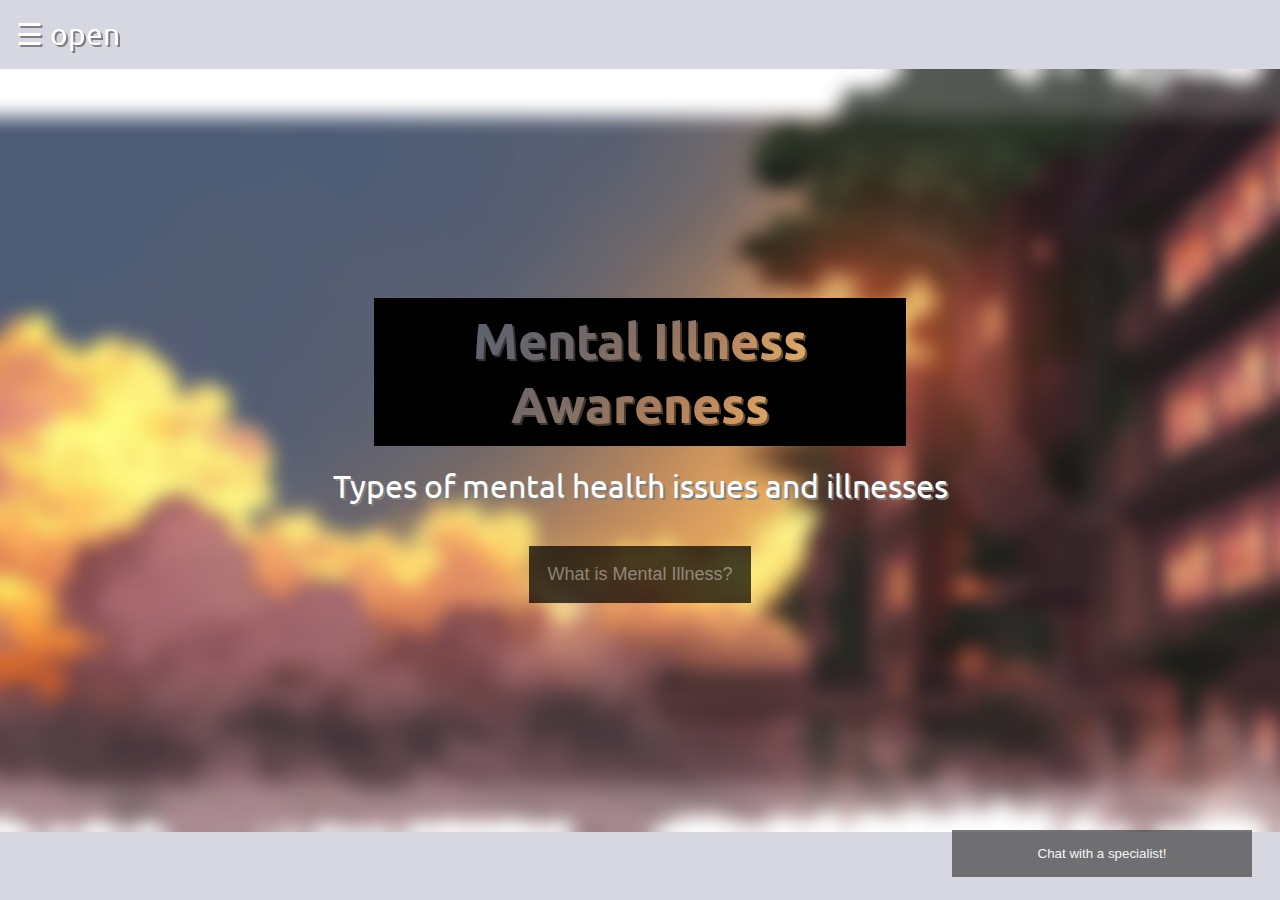
<file: index.html>
<!DOCTYPE html>
<html lang="en">
<head>
    <meta charset="UTF-8">
    <meta http-equiv="X-UA-Compatible" content="IE=edge">
    <meta name="viewport" content="width=device-width, initial-scale=1.0">
    <link rel="stylesheet" type="text/css" href="style.css">
    <link rel="preconnect" href="https://fonts.gstatic.com">
    <link href="https://fonts.googleapis.com/css2?family=Ubuntu:wght@500&display=swap" rel="stylesheet">
    <title>Mental Health Awareness</title>
</head>
<body>
    <div class="container">

        <div id="mySidenav" class="sidenav">
            <a href="javascript:void(0)" class="closebtn" onclick="closeNav()">&times;</a>
            <a href="#sec0">Main</a>
            <a href="#sec1">Anxiety Disorder</a>
            <a href="#sec2">Depression</a>
            <a href="#sec3">Eating Disorder</a>
            <a href="#sec4">OCD</a>
            <a href="#sec5">Be still</a>
        </div>

        <button class="open-button" onclick="openForm()">Chat with a specialist!</button>

        <div class="chat-popup" id="myForm">
            <form action="/action_page.php" class="form-container">
                <h1>Chat</h1>
        
                <label for="msg"><b>Message</b></label>
                <textarea placeholder="Leave a message here and we will get a specialist contact you" name="msg" required></textarea>
        
                <button type="submit" class="btn"  >Send</button>
                <button type="button" class="btn cancel" onclick="closeForm()">Close</button>
            </form>
        </div>

        <div id="main">
            <span style="font-size:30px;cursor:pointer" onclick="openNav()">&#9776; open</span>
        </div>

        <section id="sec0">

                <div class="textland" style="text-align: center;">Mental Illness Awareness</div>
            
            <br>
            <p class="info">Types of mental health issues and illnesses</p>
            <br>
            <br>
            <button type="button" class="collapsible" style="font-size: large;">What is Mental Illness?</button>
            <div class="content">
                <p>
                    <ul style="padding: 10px;">
                            <br>
                        <li style="color: gainsboro;">Mental illness is a general term for a group of illnesses that may impact on a person's thoughts,
                             perceptions, feelings and behaviours.</li>
                            <br>
                        <li style="color: gainsboro;">Mental illness can affect working and personal relationships.</li>
                            <br>
                        <li style="color: gainsboro;">Medication, counselling or both can help you manage mental illness.</li>
                            <br>
                    </ul>  
                </p>
            </div>
        </section>

        <section id="sec1">

            <h1 style="text-align: left; padding: 30px;">Anxiety Disorder</h1>
            <br>
            <p style="background-color: rgba(0, 0, 0, 0.438); width: 40%; font-size: larger; padding: 20px;">
                Anxiety disorders is a group of mental health disorders
                 that includes generalised anxiety disorders, social phobias,
                  specific phobias (for example, agoraphobia and claustrophobia),
                   panic disorders, obsessive compulsive disorder (OCD) and 
                   post-traumatic stress disorder. Untreated, anxiety disorders
                    can lead to significant impairment on people’s daily lives.
            </p>
            <br>
            <button class="more" onclick="document.location='page1.html'"><span>Learn More </span></button>
        </section>
           
        <section id="sec2">
            <br>
            <br>
            <br>
            <h1>Depression</h1>
            <p style="background-color: rgba(0, 0, 0, 0.438); width: 40%; font-size: larger; padding: 20px;">
                Depression is a mood disorder characterised by lowering of mood,
                 loss of interest and enjoyment, and reduced energy. It is not just feeling sad.
                  There are different types and symptoms of depression. There are varying levels
                   of severity and symptoms related to depression. Symptoms of depression can
                    lead to increased risk of suicidal thoughts or behaviours.
                    <a href="page2.html" style="text-decoration: none;">Click here to learn more...</a>
            </p>

            <div class="slideshow-container">

                <div class="mySlides fade">
                  <div class="numbertext">1 / 4</div>
                  <img src="/img/21.jpg" style="width:300px">  
                </div>
                
                <div class="mySlides fade">
                  <div class="numbertext">2 / 4</div>
                  <img src="/img/22.jpg" style="width:300px">
                </div>
                
                <div class="mySlides fade">
                  <div class="numbertext">3 / 4</div>
                  <img src="/img/23.jpg" style="width:300px">
                </div>
  
                <div class="mySlides fade">
                  <div class="numbertext">4 / 4</div>
                  <img src="/img/34.jpg" style="width:300px">
                </div>
  
                <div style="text-align:center">
                  <span class="dot" onclick="currentSlide(1)"></span> 
                  <span class="dot" onclick="currentSlide(2)"></span> 
                  <span class="dot" onclick="currentSlide(3)"></span> 
                  <span class="dot" onclick="currentSlide(4)"></span> 
                </div>
                <br>
            </div>

        </section>
            
      
        <section id="sec3">
            <h1>Eating Disorder</h1>
            <p style="background-color: rgba(0, 0, 0, 0.438); width: 40%; font-size: larger; padding: 20px;">
                Eating disorders include anorexia, bulimia nervosa and other binge eating disorders. 
                Eating disorders affect females and males and can have serious psychological 
                and physical consequences.
                <a href="page3.html" style="text-decoration: none;">Click here to learn more...</a>
            </p>
            <br>
            <br>
            <img src="/img/31.gif" alt="hungry">
        </section>
      
      
        <section id="sec4">
            <h1>Obsessive Compulsive Disorder</h1>
            <p style="background-color: rgba(0, 0, 0, 0.438); width: 40%; font-size: larger; padding: 20px;">
                Obsessive compulsive disorder (OCD) is an anxiety disorder. Obsessions are recurrent thoughts,
                 images or impulses that are intrusive and unwanted. Compulsions are time-consuming and 
                 distressing repetitive rituals. Ttreatments include cognitive behaviour therapy (CBT),
                  and medications
            </p>
            <br>
            <button class="more" onclick="document.location='page4.html'"><span>Learn More </span></button>
        </section>
        
        <section id="sec5">
            <h1 class="glow">Deuteronomy 31:8</h1>
            <p class="info" style="width: 50%;">“The Lord himself goes before you and will be with you;
                 he will never leave you nor forsake you. Do not be afraid;
                  do not be discouraged.”</p>
        </section>


    </div>

    <script src="script.js"></script>
</body>
</html>
</file>
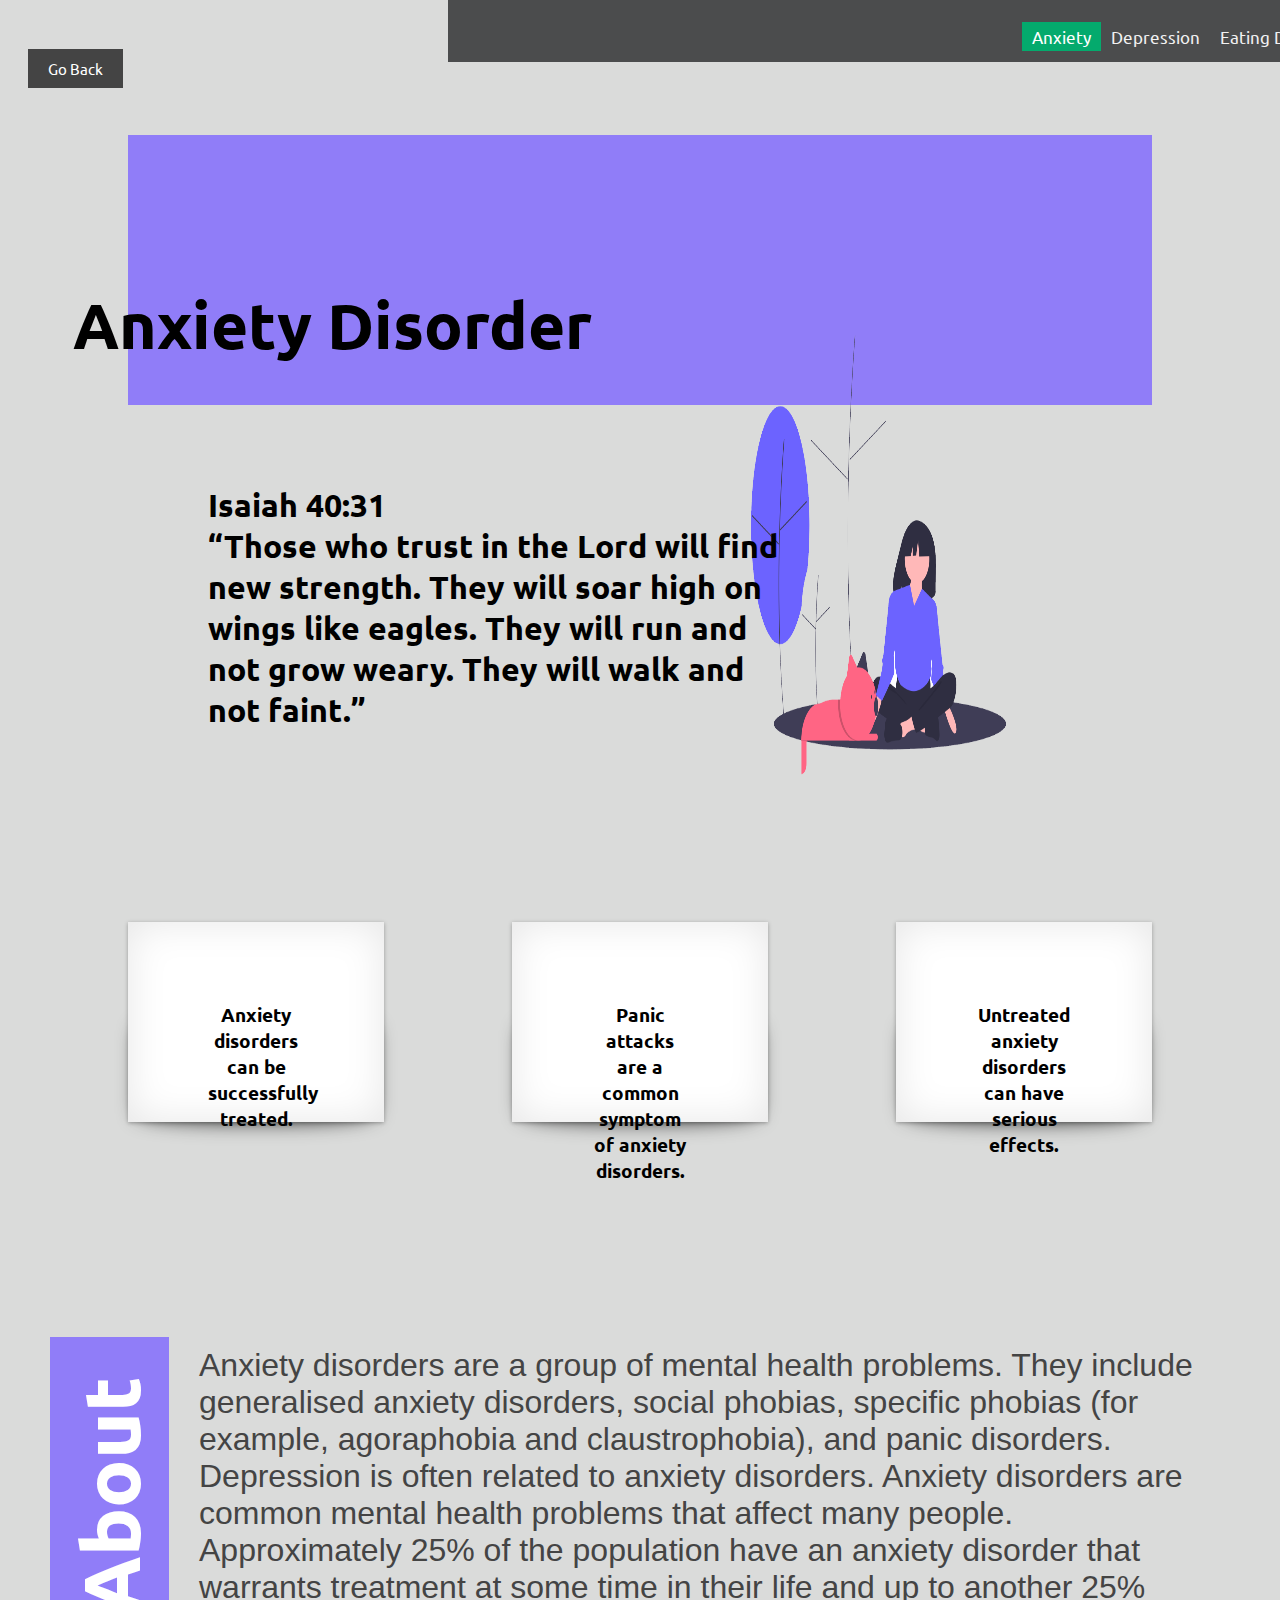
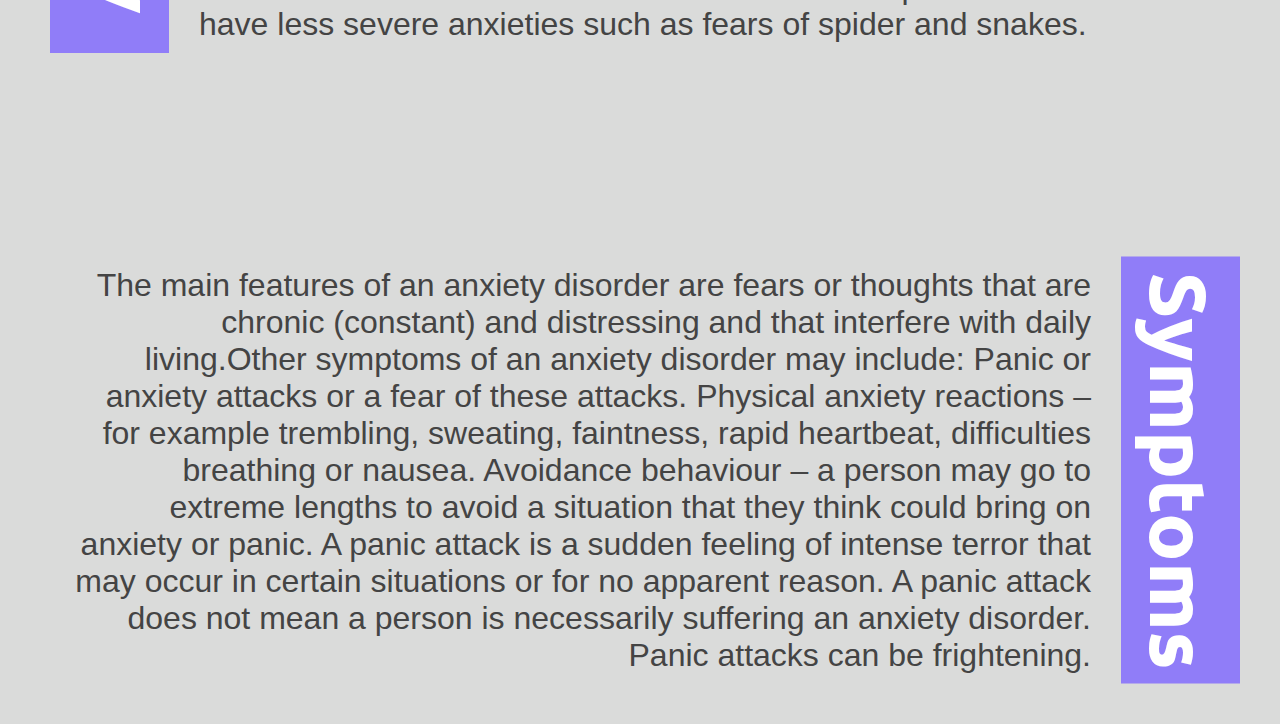
<file: page1.html>
<!DOCTYPE html>
<html lang="en">
<head>
    <meta charset="UTF-8">
    <meta http-equiv="X-UA-Compatible" content="IE=edge">
    <meta name="viewport" content="width=device-width, initial-scale=1.0">
    <link rel="stylesheet" type="text/css" href="infomain1.css">
    <link rel="preconnect" href="https://fonts.gstatic.com">
    <link href="https://fonts.googleapis.com/css2?family=Ubuntu:ital@1&display=swap" rel="stylesheet">
    <title>Anxiety Disorder</title>
</head>
<body>
    <!-- go back button--> 
    <section class="back">
        <button onclick="document.location='index.html'">Go Back</button>
    </section>
    
    <!-- nav bar--> 
    <div class="topnav">
        <a href="page4.html">OCD</a>
        <a href="page3.html">Eating Disorder</a>
                <a href="page2.html">Depression</a>
        <a class="active" href="page1.html">Anxiety</a>



    </div>
    
    <section class="box">
        <section class="head">
            <h1>Anxiety Disorder</h1>
        </section>
    </section>

    <img src="/img/anxiety1.png" class="pic">
    
    <section class="box1">
        <h1>Isaiah 40:31 
            <br>“Those who trust in the Lord will find 
            <br> new strength. They will soar high on 
            <br> wings like eagles. They will run and
            <br> not grow weary. They will walk and
            <br> not faint.”
        </h1>
    </section>


    <div class="boxes effect6" id="box-position1">
        <h3>Anxiety disorders can be successfully treated.</h3>
    </div>
    
    <div class="boxes effect6" id="box-position2">
        <h3>Panic attacks are a common symptom of anxiety disorders.<h3>
    </div>
    
    <div class="boxes effect6" id="box-position3">
        <h3>Untreated anxiety disorders can have serious effects.<h3>
    </div>


    <section class="sec1">
        <h1>About</h1>
        <p> Anxiety disorders are a group of mental health problems. 
            They include generalised anxiety disorders, social phobias, specific phobias 
            (for example, agoraphobia and claustrophobia), 
            and panic disorders. Depression is often related to anxiety disorders.
            Anxiety disorders are common mental health problems that affect many people. 
            Approximately 25% of the population have an anxiety disorder that warrants treatment 
            at some time in their life and up to another 25% have 
            less severe anxieties such as fears of spider and snakes.
        </p>
    </section>

    <section class="sec2">
        <p> The main features of an anxiety disorder are fears or 
            thoughts that are chronic (constant) and distressing and
            that interfere with daily living.Other symptoms of an 
            anxiety disorder may include:
            Panic or anxiety attacks or a fear of these attacks.
            Physical anxiety reactions – for example trembling, sweating, 
            faintness, rapid heartbeat, difficulties breathing or nausea.
            Avoidance behaviour – a person may go to extreme lengths to avoid a 
            situation that they think could bring on anxiety or panic. A panic attack is a sudden
            feeling of intense terror that may occur in certain situations or for no apparent reason. 
            A panic attack does not mean a person is necessarily suffering an anxiety disorder. 
            Panic attacks can be frightening.
        <h1>Symptoms</h1>        
    </section>

    

<script src="script2.js"></script>
    
</body>
</html>
</file>
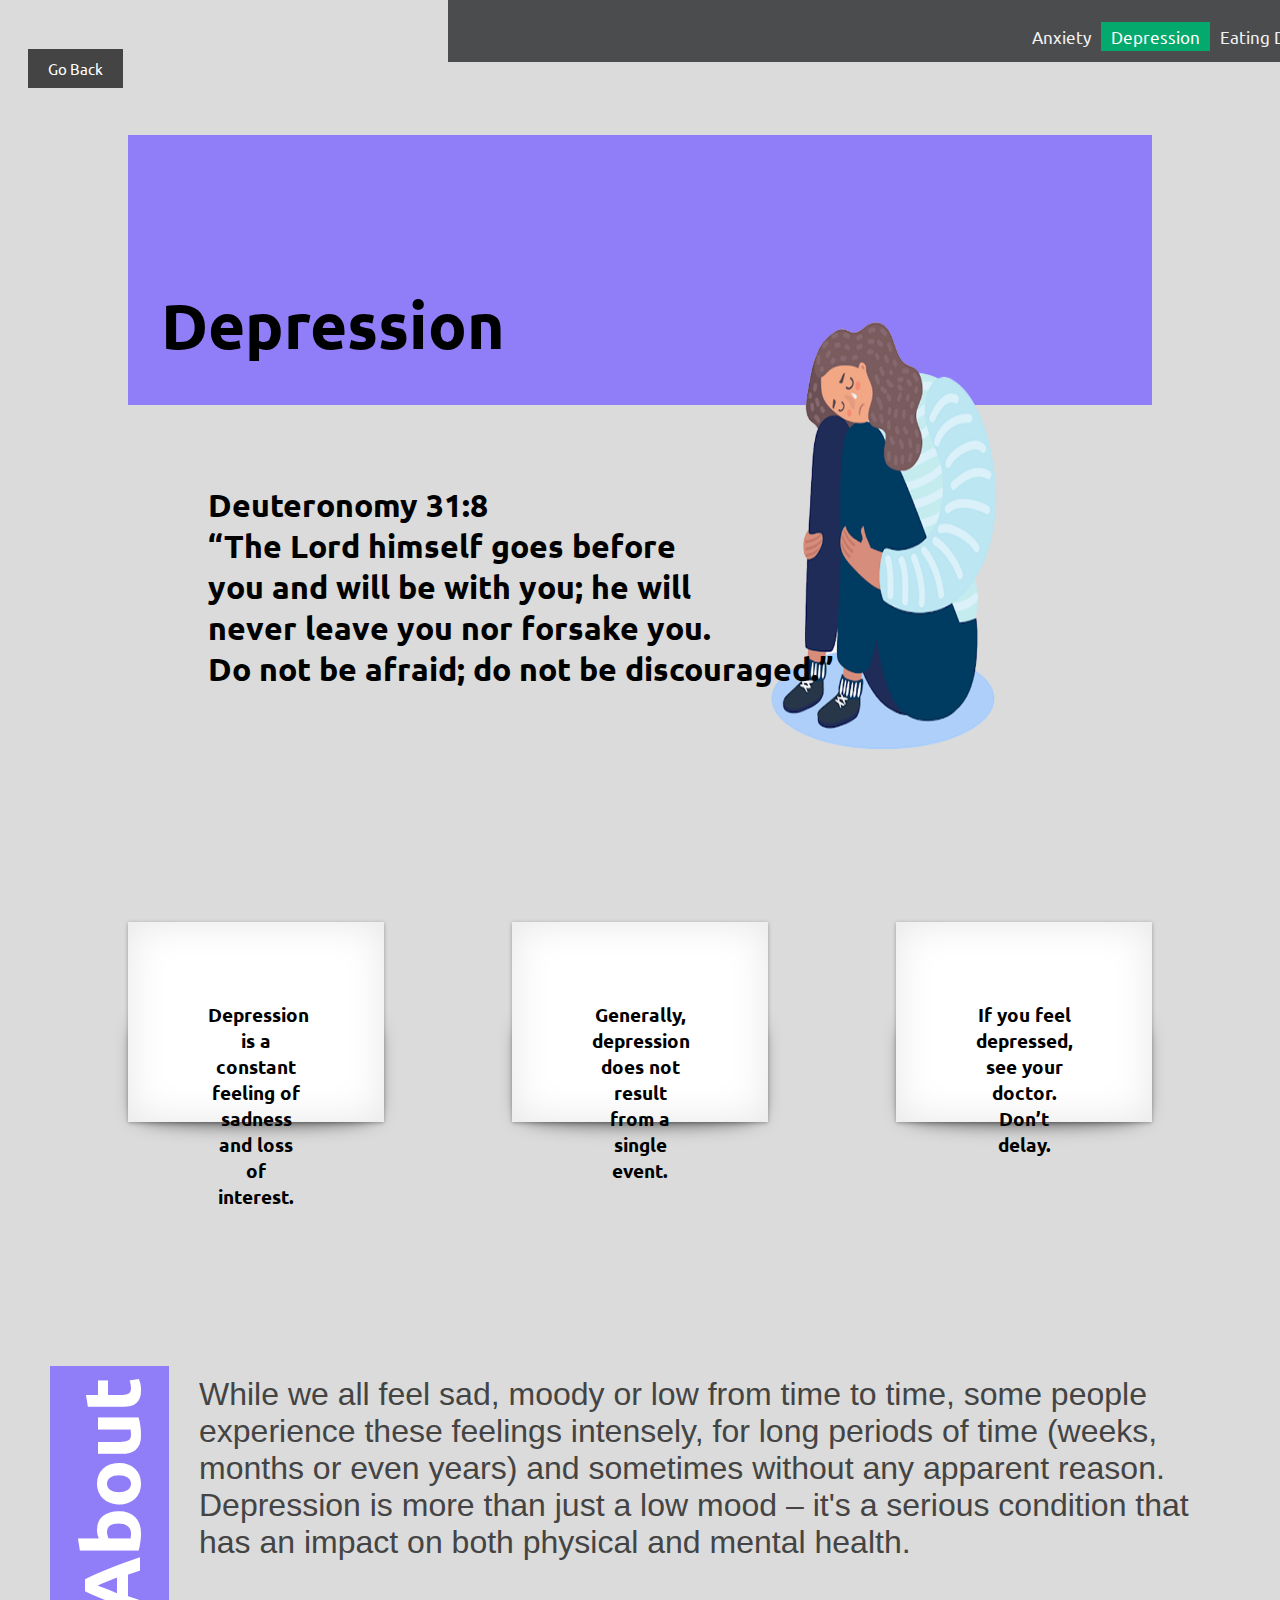
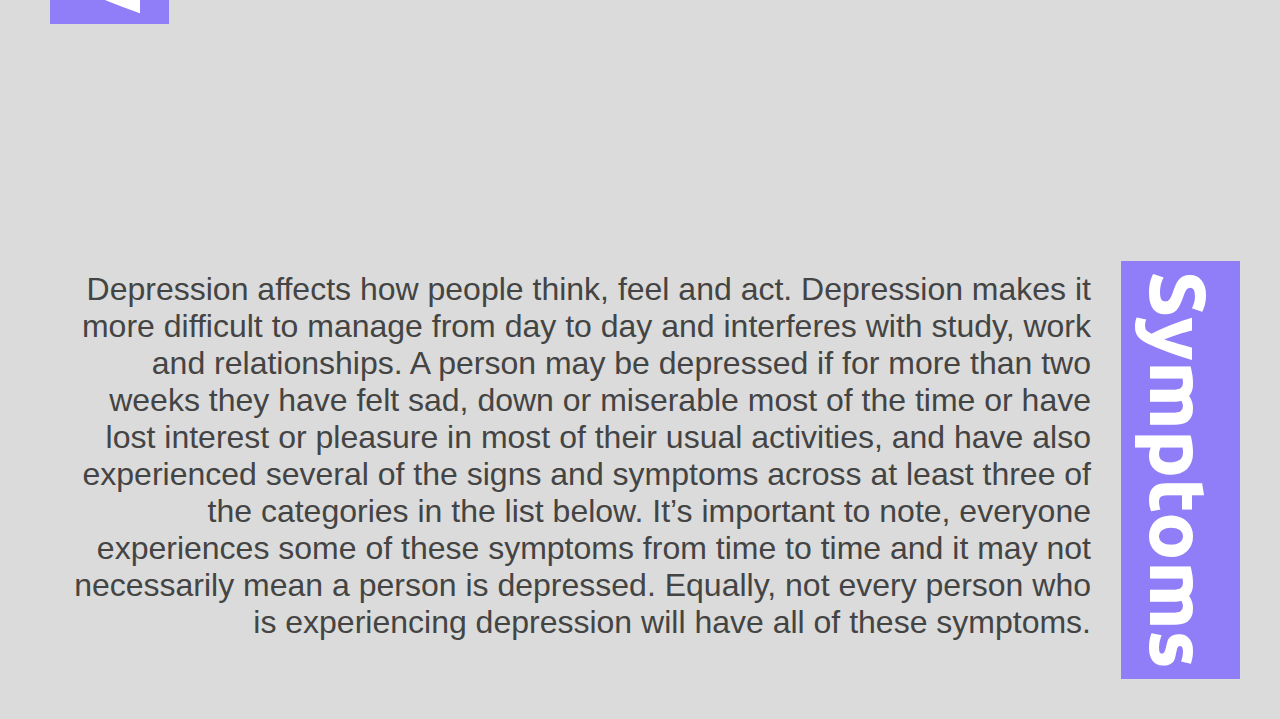
<file: page2.html>
<!DOCTYPE html>
<html lang="en">
<head>
    <meta charset="UTF-8">
    <meta http-equiv="X-UA-Compatible" content="IE=edge">
    <meta name="viewport" content="width=device-width, initial-scale=1.0">
    <link rel="stylesheet" type="text/css" href="infomain2.css">
    <link rel="preconnect" href="https://fonts.gstatic.com">
    <link href="https://fonts.googleapis.com/css2?family=Ubuntu:ital@1&display=swap" rel="stylesheet">
    <title>Depression</title>
</head>
<body>

<!-- go back button--> 
<section class="back">
    <button onclick="document.location='index.html'">Go Back</button>
</section>

        <!-- nav bar--> 
        <div class="topnav">
            <a href="page4.html">OCD</a>
            <a href="page3.html">Eating Disorder</a>
            <a class="active" href="page2.html">Depression</a>
            <a  href="page1.html">Anxiety</a>
        </div>

    <section class="box">
        <section class="head">
            <h1>Depression</h1>
        </section>
    </section>

    <img src="/img/depress1.png" class="pic">
    
    <section class="box1">
        <h1>Deuteronomy 31:8 <br>
            “The Lord himself goes before 
            <br>you and will be with you; he will 
            <br>never leave you nor forsake you. 
            <br>Do not be afraid; do not be discouraged.”
        </h1>
    </section>

    <div class="boxes effect6" id="box-position1">
        <h3>Depression is a constant feeling of sadness and loss of interest.</h3>
    </div>
    
    <div class="boxes effect6" id="box-position2">
        <h3>Generally, depression does not result from a single event.<h3>
    </div>
    
    <div class="boxes effect6" id="box-position3">
        <h3>If you feel depressed, see your doctor. Don’t delay.<h3>
    </div>
   
    <section class="sec1">
        <h1>About</h1>
        <p> While we all feel sad, moody or low from time to time, 
            some people experience these feelings intensely, for long 
            periods of time (weeks, months or even years) and sometimes 
            without any apparent reason. Depression is more than just 
            a low mood – it's a serious condition that has an impact on both physical and mental health. 
        </p>
    </section>

    <section class="sec2">
        <p> Depression affects how people think, feel and act. Depression makes it more 
            difficult to manage from day to day and interferes with study, work and 
            relationships. A person may be depressed if for more than two weeks they have 
            felt sad, down or miserable most of the time or have lost interest or pleasure 
            in most of their usual activities, and have also experienced several of the
            signs and symptoms across at least three of the categories in the list below. 
            It’s important to note, everyone experiences some of these symptoms from time 
            to time and it may not necessarily mean a person is depressed. Equally,
            not every person who is experiencing depression will have all of these symptoms.  
        <h1>Symptoms</h1>        
    </section>

    <section class="sec3">
        <p>
            
        </p>
    </section>
    

    <script src="script2.js"></script>
</body>
</html>
</file>
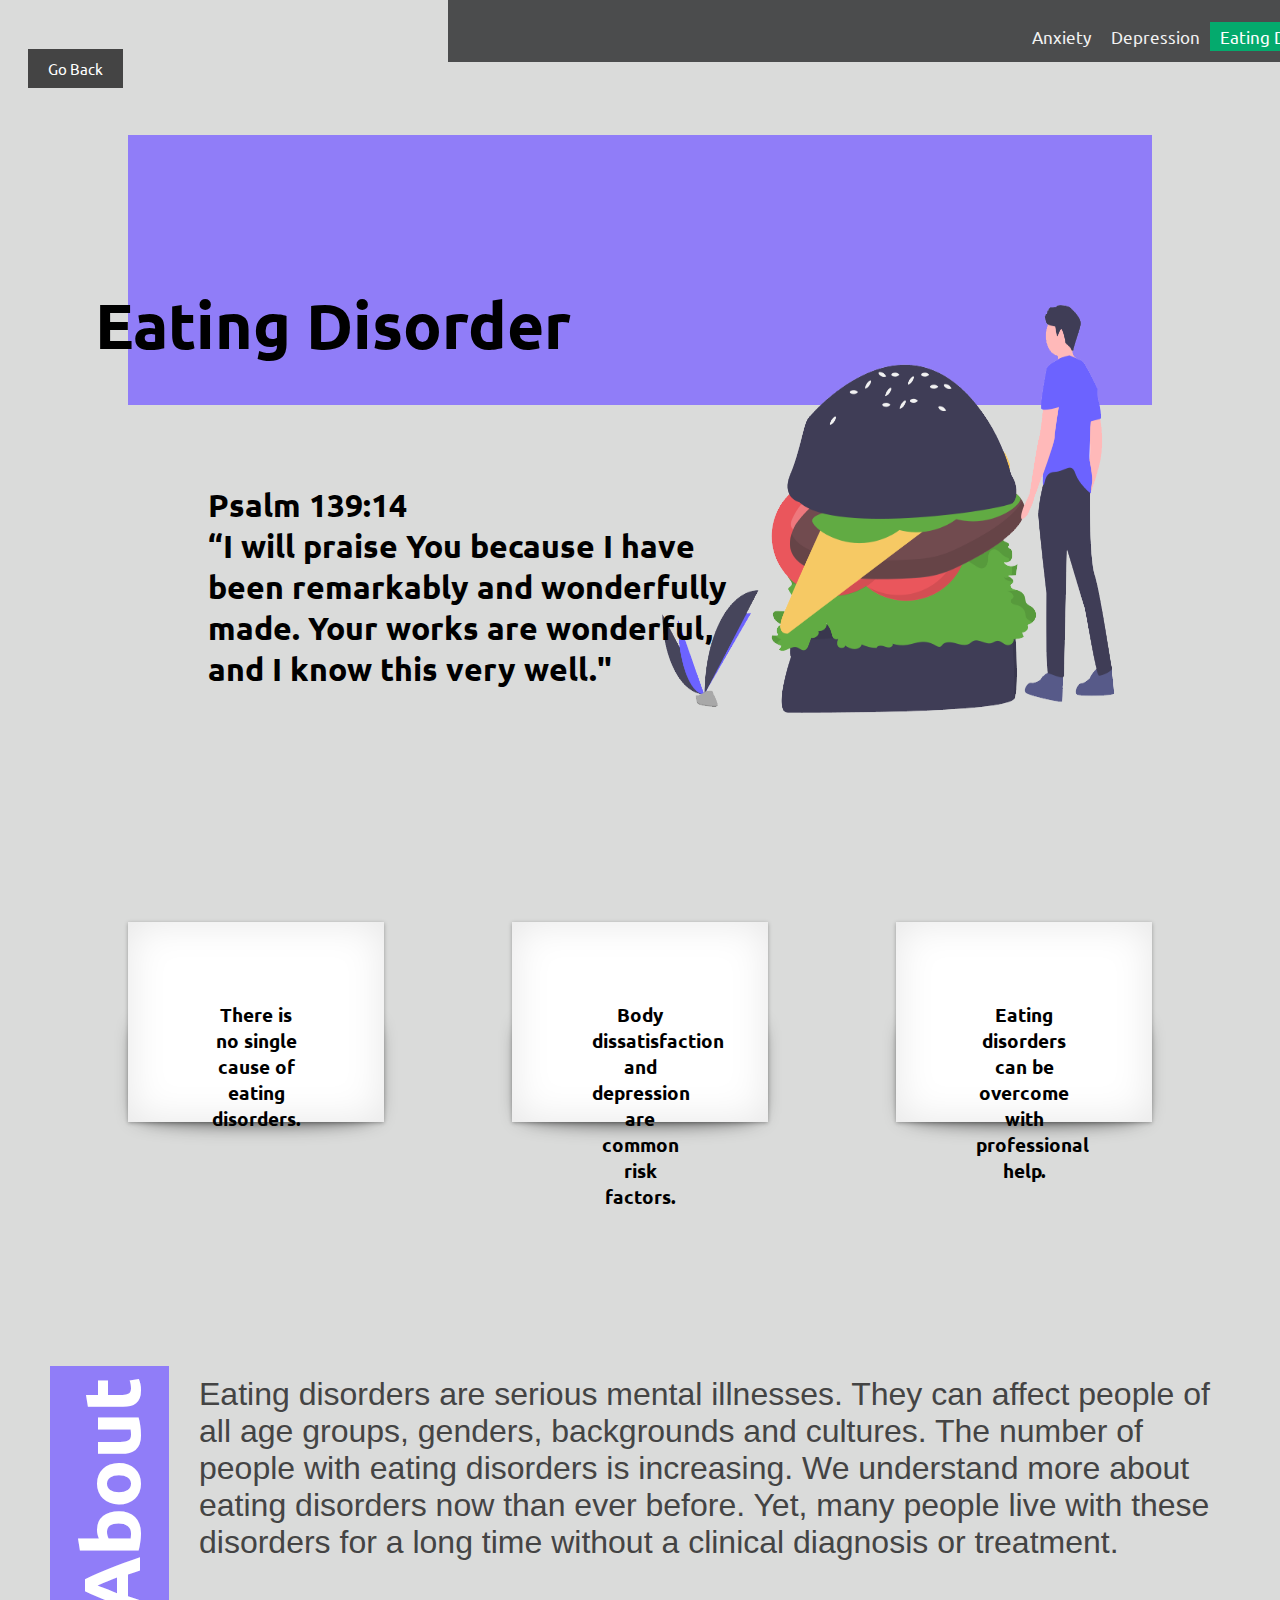
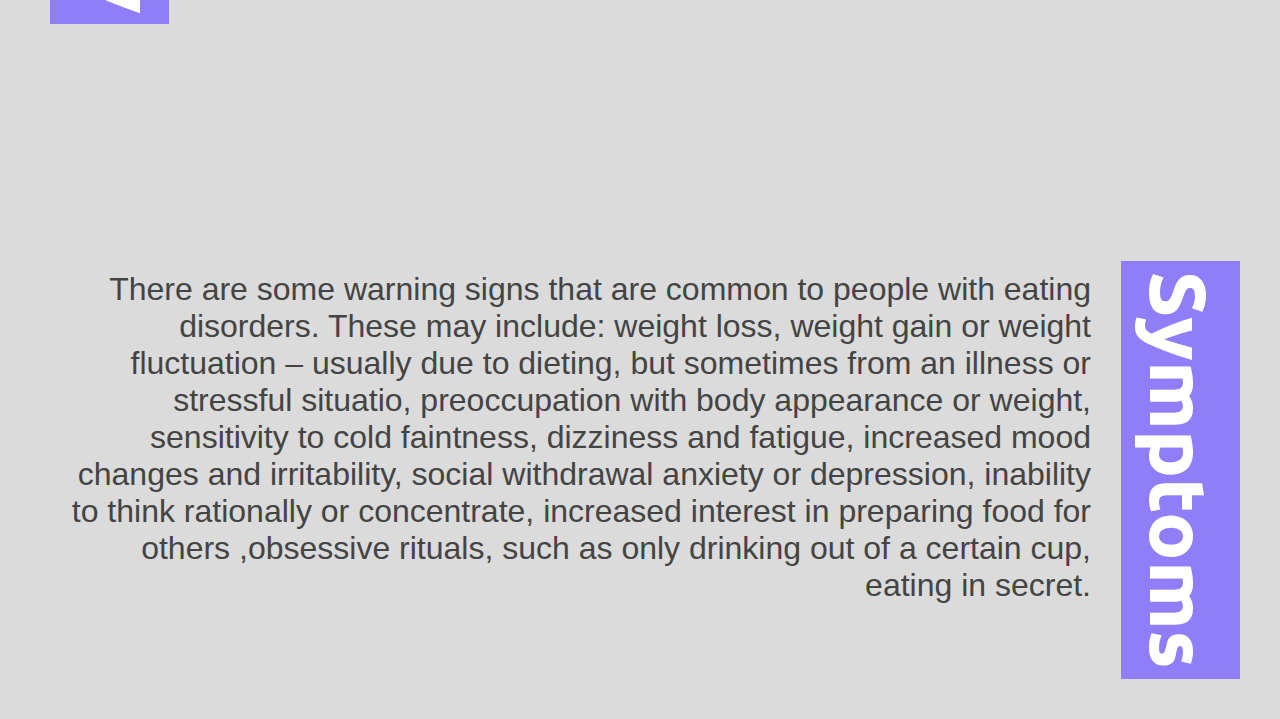
<file: page3.html>
<!DOCTYPE html>
<html lang="en">
<head>
    <meta charset="UTF-8">
    <meta http-equiv="X-UA-Compatible" content="IE=edge">
    <meta name="viewport" content="width=device-width, initial-scale=1.0">
    <link rel="stylesheet" type="text/css" href="infomain3.css">
    <link rel="preconnect" href="https://fonts.gstatic.com">
    <link href="https://fonts.googleapis.com/css2?family=Ubuntu:ital@1&display=swap" rel="stylesheet">
    <title>Eating Disorder</title>
</head>
<body>

<!-- go back button--> 
<section class="back">
    <button onclick="document.location='index.html'">Go Back</button>
</section>

        <!-- nav bar--> 
        <div class="topnav">
            <a href="page4.html">OCD</a>
            <a class="active" href="page3.html">Eating Disorder</a>
            <a  href="page2.html">Depression</a>
            <a  href="page1.html">Anxiety</a>
        </div>

    <section class="box">
        <section class="head">
            <h1>Eating Disorder</h1>
        </section>
    </section>

    <img src="/img/eat1.png" class="pic">
    
    <section class="box1">
        <h1>Psalm 139:14 
            <br>“I will praise You because I have 
            <br>been remarkably and wonderfully 
            <br>made. Your works are wonderful, 
            <br>and I know this very well."
        </h1>
    </section>

    <div class="boxes effect6" id="box-position1">
        <h3>There is no single cause of eating disorders.</h3>
    </div>
    
    <div class="boxes effect6" id="box-position2">
        <h3>Body dissatisfaction and depression are common risk factors.<h3>
    </div>
    
    <div class="boxes effect6" id="box-position3">
        <h3>Eating disorders can be overcome with professional help.<h3>
    </div>
   
    <section class="sec1">
        <h1>About</h1>
        <p> Eating disorders are serious mental illnesses. They can 
            affect people of all age groups, genders, backgrounds and 
            cultures. The number of people with eating disorders is 
            increasing. We understand more about eating disorders now 
            than ever before. Yet, many people live with these disorders
             for a long time without a clinical diagnosis or treatment. 
        </p>
    </section>

    <section class="sec2">
        <p> There are some warning signs that are common to people with eating disorders. These may include:
            weight loss, weight gain or weight fluctuation – usually due to dieting, but sometimes from an 
            illness or stressful situatio, preoccupation with body appearance or weight, sensitivity to cold
            faintness, dizziness and fatigue, increased mood changes and irritability, social withdrawal
            anxiety or depression, inability to think rationally or concentrate, increased interest in preparing food for others
             ,obsessive rituals, such as only drinking out of a certain cup, eating in secret.
        <h1>Symptoms</h1>        
    </section>

    <section class="sec3">
        <p>
            
        </p>
    </section>
    

    <script src="script2.js"></script>
</body>
</html>
</file>
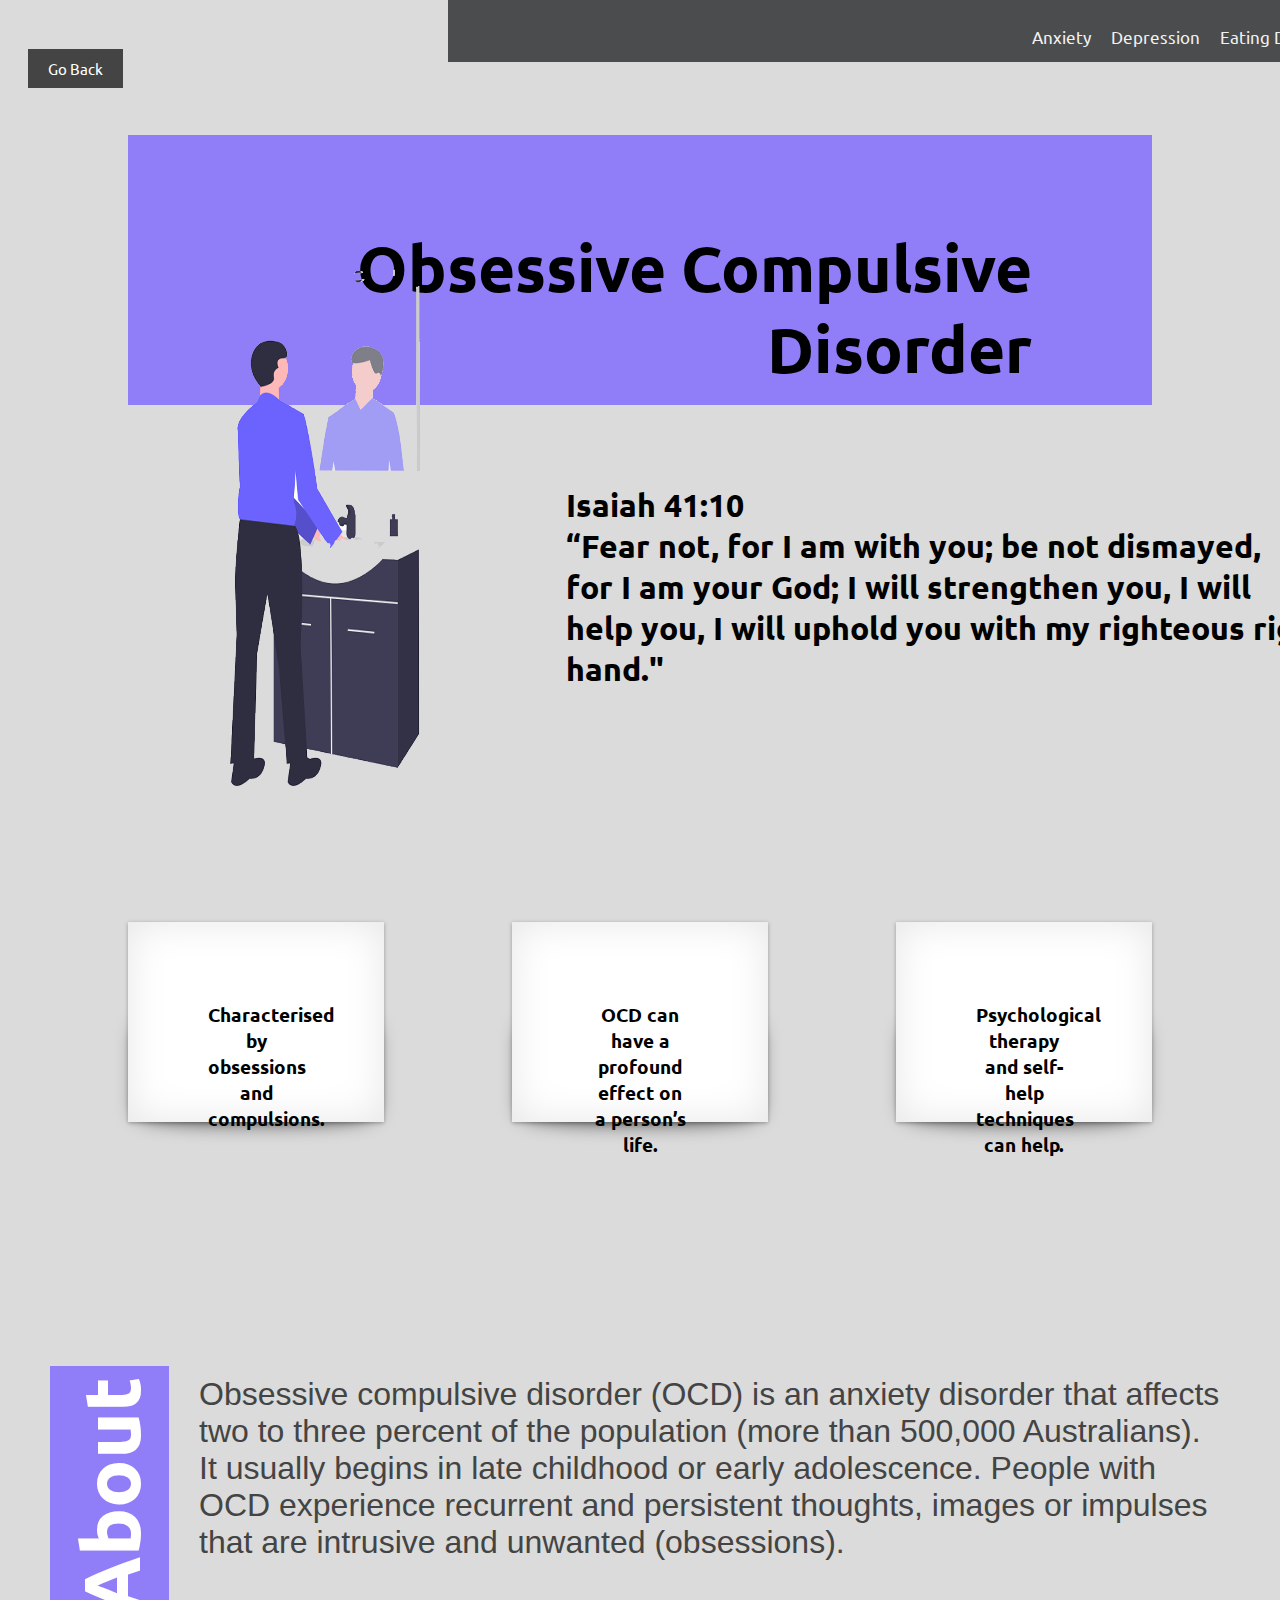
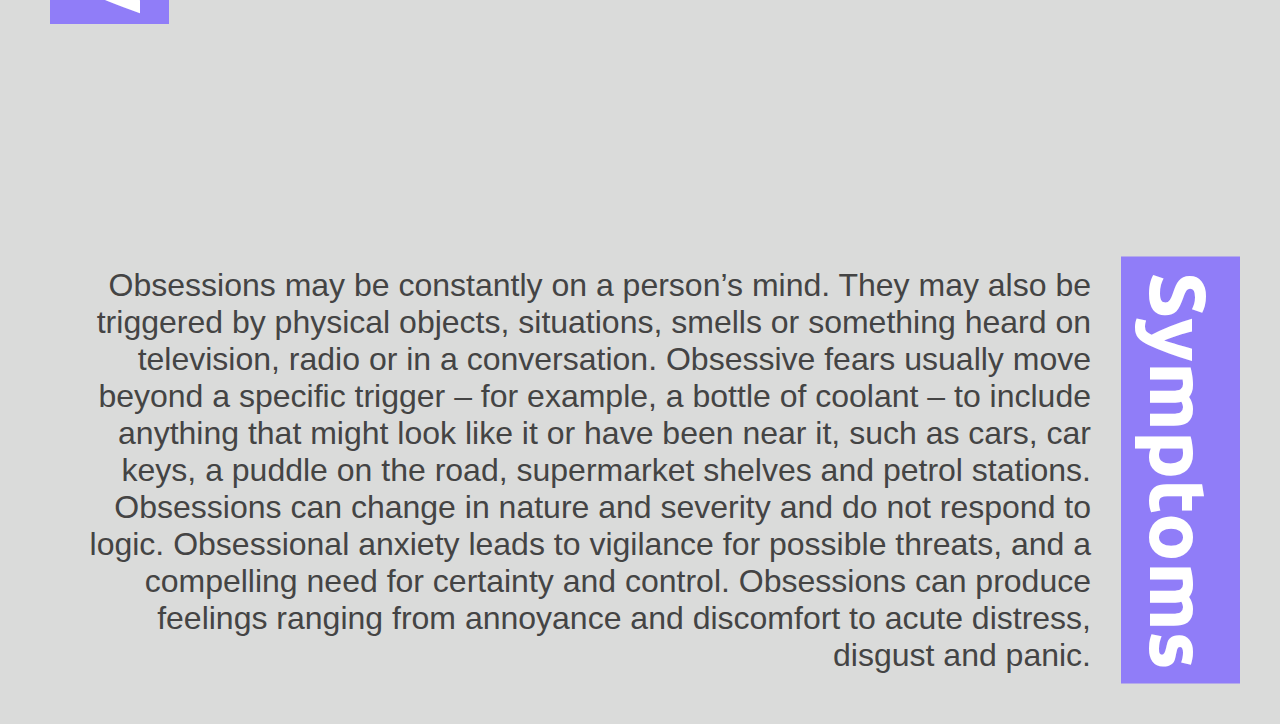
<file: page4.html>
<!DOCTYPE html>
<html lang="en">
<head>
    <meta charset="UTF-8">
    <meta http-equiv="X-UA-Compatible" content="IE=edge">
    <meta name="viewport" content="width=device-width, initial-scale=1.0">
    <link rel="stylesheet" type="text/css" href="infomain4.css">
    <link rel="preconnect" href="https://fonts.gstatic.com">
    <link href="https://fonts.googleapis.com/css2?family=Ubuntu:ital@1&display=swap" rel="stylesheet">
    <title>OCD</title>
</head>
<body>

<!-- go back button--> 
<section class="back">
    <button onclick="document.location='index.html'">Go Back</button>
</section>

    <!-- nav bar--> 
    <div class="topnav">
        <a class="active" href="page4.html">OCD</a>
        <a href="page3.html">Eating Disorder</a>
        <a href="page2.html">Depression</a>
        <a  href="page1.html">Anxiety</a>

    </div>

    <section class="box">
        <section class="head">
            <h1>Obsessive Compulsive Disorder</h1>
        </section>
    </section>

    <img src="/img/ocd1.png" class="pic">
    
    <section class="box1">
        <h1>Isaiah 41:10 
            <br>“Fear not, for I am with you; be not dismayed, 
            <br>for I am your God; I will strengthen you, I will 
            <br>help you, I will uphold you with my righteous right hand."
        </h1>
    </section>

    <div class="boxes effect6" id="box-position1">
        <h3>Characterised by obsessions and compulsions.</h3>
    </div>
    
    <div class="boxes effect6" id="box-position2">
        <h3>OCD can have a profound effect on a person’s life.<h3>
    </div>
    
    <div class="boxes effect6" id="box-position3">
        <h3>Psychological therapy and self-help techniques can help.<h3>
    </div>
   
    <section class="sec1">
        <h1>About</h1>
        <p>Obsessive compulsive disorder (OCD) is an anxiety disorder that 
            affects two to three percent of the population (more than 500,000 Australians). 
            It usually begins in late childhood or early adolescence. People with OCD 
            experience recurrent and persistent thoughts, images or impulses that are 
            intrusive and unwanted (obsessions). 
        </p>
    </section>

    <section class="sec2">
        <p> Obsessions may be constantly on a person’s mind. They may also be 
            triggered by physical objects, situations, smells or something heard 
            on television, radio or in a conversation. Obsessive fears usually 
            move beyond a specific trigger – for example, a bottle of coolant – 
            to include anything that might look like it or have been near it, 
            such as cars, car keys, a puddle on the road, supermarket shelves 
            and petrol stations. Obsessions can change in nature and severity 
            and do not respond to logic. Obsessional anxiety leads to vigilance 
            for possible threats, and a compelling need for certainty and control. 
            Obsessions can produce feelings ranging from annoyance and discomfort 
            to acute distress, disgust and panic.    
        <h1>Symptoms</h1>        
    </section>

    <section class="sec3">
        <p>
            
        </p>
    </section>
    

    <script src="script2.js"></script>
</body>
</html>
</file>
<file: style.css>
* {
    margin: 0;
    padding: 0;
    
    }
    
  body {
    font-family: 'Ubuntu', sans-serif;
    background: rgb(255, 255, 255);
    color: #fff;
    text-shadow: 2px 2px #808080;
    height: 100vh;
  }
    
  .container {
    width: 100%;
    height: 100%;
    overflow-y: scroll; 
    scroll-behavior: smooth;
    scroll-snap-type: both mandatory;
  }
  
  .sidenav {
    height: 100%;
    width: 0;
    position: fixed;
    top: 0;
    left: 0;
    background-color: rgba(255, 255, 255, 0.507);
    overflow-x: hidden;
    transition: 0.5s;
    padding-top: 60px;
  }
  
  .sidenav a {
    padding: 8px 8px 8px 32px;
    text-decoration: none;
    font-size: 25px;
    color: black;
    display: block;
    transition: 0.3s;
    text-shadow: none;
  }
  
  .sidenav a:hover {
    color: #f1f1f1;
  }
  
  .sidenav .closebtn {
    position: absolute;
    top: 0;
    right: 25px;
    font-size: 36px;
    margin-left: 50px;
  }
  #main {
    transition: margin-left .5s;
    padding: 16px;
    position:absolute;
  }
  
  @media screen and (max-height: 450px) {
    .sidenav {padding-top: 15px;}
    .sidenav a {font-size: 18px;}
  }

 
section {
    display: flex;
    flex-direction: column;
    align-items: center;
    justify-content: center;
    text-align: left;
    width: 100%;
    height: 100vh;
    scroll-snap-align: center;
  }

  section h1 {
    font-size: 500%;
    margin: 10px;

 }
 
  section#sec0 {
    background-color: #d7d7e2;
    background-image: url('../img/1blur.jpg');
    background-repeat: no-repeat;
    background-attachment: fixed;
    background-position: center;
    background-size: 120%;

  }

  section#sec1 {
    background-color: #B28DFF;
    background-image: url('../img/7.jfif');
    background-repeat: no-repeat;
    background-attachment: fixed;
    background-position: center;
    background-size: 120%;
  }
  
  button {
    cursor: pointer;
  }
  
  section#sec2 {
    background-color: #B28DFF;
    background-image: url('../img/6.jfif');
    background-repeat: no-repeat;
    background-attachment: fixed;
    background-position: center;
    background-size: 120%;
  
  }
    
  section#sec3 {
    background-color: #D5AAFF;
    background-image: url('../img/5.jfif');
    background-repeat: no-repeat;
    background-attachment: fixed;
    background-position: center;
    background-size: 120%;
  
  }
    
  section#sec4 {
    background-color: #ECD4FF;
    background-image: url('../img/8.jfif');
    background-repeat: no-repeat;
    background-attachment: fixed;
    background-position: center;
    background-size: 120%;
  }

  section#sec5 {
    background-color: #ECD4FF;
    background-image: url('../img/11.jpg');
    background-repeat: no-repeat;
    background-attachment: fixed;
    background-position: center;
    background-size: 120%;
  }
  
  .info {
    font-size: 200%;
  }
  
  .collapsible {
    background-color: rgba(0, 0, 0, 0.719);
    color: rgba(255, 255, 255, 0.418);
    cursor: pointer;
    padding: 18px;
  
    border: none;
    text-align: center;
    outline: none;
    font-size: 15px;
  }
  
  .active, .collapsible:hover {
    background-color: rgba(0, 0, 0, 0.712);
  }
  
  .content {
    padding: 0 18px;
    background-color: rgba(0, 0, 0, 0.781);
    max-height: 0;
    overflow: hidden;
    transition: max-height 0.2s ease-out;
    text-shadow: none;
    width: 25%;
    text-align: left;
  }
  ::-webkit-scrollbar {
    display: none;
  }


  /* Button used to open the chat form - fixed at the bottom of the page */
.open-button {
    background-color: #555;
    color: white;
    padding: 16px 20px;
    border: none;
    cursor: pointer;
    opacity: 0.8;
    position: fixed;
    bottom: 23px;
    right: 28px;
    width: 300px;
  }
  
  /* The popup chat - hidden by default */
  .chat-popup {
    display: none;
    position: fixed;
    bottom: 0;
    right: 15px;
   z-index: 9;
  }
  
  /* Add styles to the form container */
  .form-container {
    max-width: 300px;
    padding: 10px;
    background-color: rgba(255, 255, 255, 0.555);
  }
  
  /* Full-width textarea */
  .form-container textarea {
    width: 90%;
    padding: 15px;
    margin: 5px 0 22px 0;
    border: none;
    background: #f1f1f154;
    resize: none;
    min-height: 200px;
  }
  
  /* When the textarea gets focus, do something */
  .form-container textarea:focus {
    background-color: #ddd;
    outline: none;
  }
  
  /* Set a style for the submit/send button */
  .form-container .btn {
    background-color: #3dce99;
    color: white;
    padding: 16px 20px;
    border: none;
    cursor: pointer;
    width: 100%;
    margin-bottom:10px;
    opacity: 0.8;
  }
  
  /* Add a red background color to the cancel button */
  .form-container .cancel {
    background-color: rgb(150, 56, 56);
  }
  
  /* Add some hover effects to buttons */
  .form-container .btn:hover, .open-button:hover {
    opacity: 1;
  }


  .more {
    border-radius: 4px;
    background-color: #1007187c;
    border: none;
    color: #FFFFFF;
    text-align: center;
    font-size: 28px;
    padding: 20px;
    width: 250px;
    transition: all 0.5s;
    cursor: pointer;
    margin: 5px;
  }
  
  .more span {
    cursor: pointer;
    display: inline-block;
    position: relative;
    transition: 0.5s;
  }
  
  .more span:after {
    content: '\00bb';
    position: absolute;
    opacity: 0;
    top: 0;
    right: -20px;
    transition: 0.5s;
  }
  
  .more:hover span {
    padding-right: 25px;
  }
  
  .more:hover span:after {
    opacity: 1;
    right: 0;
  }

  .textland {
    background-color: black;
    color: white;
    font-size: 50px; 
    font-weight: bold;
    margin: 0 auto;
    padding: 10px;
    width: 40%;
    text-align: center;
    position: relative;
    mix-blend-mode: multiply;
  }


  /* Slideshow container */
.slideshow-container {
    max-width: 900px;
    position: relative;
    margin: auto;
  }
  


  
  /* Number text (1/5 etc) */
  .numbertext {
    color: #000000;
    font-size: 12px;
    padding: 8px 12px;
    position: absolute;
    top: 0;
    text-shadow: none;
  }
  
  /* The dots/bullets/indicators */
  .dot {
    cursor: pointer;
    height: 30px;
    width: 30px;
    margin: 0 2px;
    background-color: #bbb;
    border-radius: 50%;
    display: inline-block;
    transition: background-color 0.6s ease;
  }
  
  .active, .dot:hover {
    background-color: #717171;
  }
  
  /* Fading animation */
  .fade {
    -webkit-animation-name: fade;
    -webkit-animation-duration: 1.5s;
    animation-name: fade;
    animation-duration: 1.5s;
  }
  
  @-webkit-keyframes fade {
    from {opacity: .4} 
    to {opacity: 1}
  }
  
  @keyframes fade {
    from {opacity: .4} 
    to {opacity: 1}
  }
  
  /* On smaller screens, decrease text size */
  @media only screen and (max-width: 300px) {
    .prev, .next,.text {font-size: 11px}
  }

  .glow {
  font-size: 80px;
  color: #fff;
  text-align: center;
  animation: glow 1s ease-in-out infinite alternate;
}

@-webkit-keyframes glow {
  from {
    text-shadow: 0 0 10px #fff, 0 0 20px #fff, 0 0 30px #e60073, 0 0 40px #e60073, 0 0 50px #e60073, 0 0 60px #e60073, 0 0 70px #e60073;
  }
  
  to {
    text-shadow: 0 0 20px #fff, 0 0 30px #ff4da6, 0 0 40px #ff4da6, 0 0 50px #ff4da6, 0 0 60px #ff4da6, 0 0 70px #ff4da6, 0 0 80px #ff4da6;
  }
}
</file>
<file: infomain1.css>
@import url('https://fonts.googleapis.com/css2?family=Ubuntu&display=swap');

*{
    margin: 0;
    padding: 40px;
    box-sizing: border-box;
    font-family: 'Ubuntu', sans-serif;
}

body{
    margin: auto;
    max-width: 100%;
    background-color: #dadbda;
}

/****************************************no scrollbar**********************************/
::-webkit-scrollbar {
    display: none;
}


/**********************************1st topic**********************************/
.sec1{
    display: flex;
    justify-content: space-evenly;
    position: absolute;
    top: 165%;
    left: 50%;
    transform: translateY(-50%) translateX(-50%);
    width: 100%;
    height: auto;
    margin: 10px;
}

.sec1 > h1{
    font-family: 'Ubuntu', sans-serif;
    writing-mode: vertical-lr;
    font-size: 5rem;
    transform: rotate(180deg);
    background-color: rgb(144, 125, 248);
    color: #fff;
    text-align: center;
    padding: 10px;
    box-shadow: 0px 0px ;
}

.sec1 > p {
    font-family: 'Roboto', sans-serif;
    font-size: 2rem;
    /* background-color: #fff; */
    color: #444;
    padding: 10px 30px;
}
/***********************************2nd topic**********************************/
.sec2{
    display: flex;
    justify-content: space-evenly;
    position: absolute;
    top: 230%;
    left: 50%;
    transform: translateY(-50%) translateX(-50%);
    width: 100%;
    height: auto;
}

.sec2 > h1{
    font-family: 'Ubuntu', sans-serif;
    writing-mode: vertical-lr;
    font-size: 5rem;
    transform: rotate(360deg);
    background-color: rgb(144, 125, 248);
    color: #fff;
    text-align: center;
    padding: 10px;
    box-shadow: 0px 0px ;
}

.sec2 > p {
    font-family: 'Roboto', sans-serif;
    font-size: 2rem;
    color: #444;
    padding: 10px 30px;
    text-align: right;
}

/***************************************topic page**********************************/
.head{
    text-align: left;
    font-size: 2em;
    position: absolute;
    top: 70%;
    left: 20%;
    transform: translateY(-50%) translateX(-50%);
}

/*************************************1st topic**********************************/
.box {
    text-align: left;
    background-color: rgb(144, 125, 248);
    position: absolute;
    top: 30%;
    left: 50%;
    transform: translateY(-50%) translateX(-50%);
    width: 80%;
    height: 30%;
}

/*****************************************picture**********************************/
.pic{
    position: absolute;
    top: 60%;
    left: 70%;
    transform: translateY(-50%) translateX(-50%);
    width: 35%;
    height: 70%;
}

/*****************************************bible verse**********************************/
.box1 {
    text-align: left;
    position: absolute;
    top: 60%;
    left: 50%;
    transform: translateY(-50%) translateX(-50%);
    width: 80%;
    height: 30%;
    font-family: 'Ubuntu', sans-serif;
}


/*****************************************3 cards**********************************/
   .boxes {
     width:20%;
     height:200px;
     background:rgb(255, 255, 255);
     margin:40px auto;
   }
   
   #box-position1 {
    text-align: center;
    position: absolute;
    top: 98%;
    left: 10%;
    font-size: 16px;
   }
   
   #box-position2 {
    text-align: center;
    position:absolute;
    top: 98%;
    left: 40%;  
    font-size: 16px;
   }
   
   #box-position3 {
    text-align: center;
    position: absolute;
    top: 98%;
    left:70%;
    font-size: 16px;
   }
   
   /**************************************************box effect 1****************************************************/
   .effect6
   {
       position:relative;
       -webkit-box-shadow:0 1px 4px rgba(0, 0, 0, 0.3), 0 0 40px rgba(0, 0, 0, 0.1) inset;
          -moz-box-shadow:0 1px 4px rgba(0, 0, 0, 0.3), 0 0 40px rgba(0, 0, 0, 0.1) inset;
               box-shadow:0 1px 4px rgba(0, 0, 0, 0.3), 0 0 40px rgba(0, 0, 0, 0.1) inset;
   }
   .effect6:before, .effect6:after
   {
     content:"";
       position:absolute;
       z-index:-1;
       -webkit-box-shadow:0 0 20px rgba(0,0,0,0.8);
       -moz-box-shadow:0 0 20px rgba(0,0,0,0.8);
       box-shadow:0 0 20px rgba(0,0,0,0.8);
       top:50%;
       bottom:0;
       left:10px;
       right:10px;
       -moz-border-radius:100px / 10px;
       border-radius:100px / 10px;
   }
   .effect6:after
   {
     right:10px;
       left:auto;
       -webkit-transform:skew(8deg) rotate(3deg);
          -moz-transform:skew(8deg) rotate(3deg);
           -ms-transform:skew(8deg) rotate(3deg);
            -o-transform:skew(8deg) rotate(3deg);
               transform:skew(8deg) rotate(3deg);
   }
   
   /**************************************************box effect 2****************************************************/
   .effect6
   {
       position:relative;
       -webkit-box-shadow:0 1px 4px rgba(0, 0, 0, 0.3), 0 0 40px rgba(0, 0, 0, 0.1) inset;
          -moz-box-shadow:0 1px 4px rgba(0, 0, 0, 0.3), 0 0 40px rgba(0, 0, 0, 0.1) inset;
               box-shadow:0 1px 4px rgba(0, 0, 0, 0.3), 0 0 40px rgba(0, 0, 0, 0.1) inset;
   }
   .effect6:before, .effect6:after
   {
     content:"";
       position:absolute;
       z-index:-1;
       -webkit-box-shadow:0 0 20px rgba(0,0,0,0.8);
       -moz-box-shadow:0 0 20px rgba(0,0,0,0.8);
       box-shadow:0 0 20px rgba(0,0,0,0.8);
       top:50%;
       bottom:0;
       left:10px;
       right:10px;
       -moz-border-radius:100px / 10px;
       border-radius:100px / 10px;
   }
   .effect6:after
   {
     right:10px;
       left:auto;
       -webkit-transform:skew(8deg) rotate(3deg);
          -moz-transform:skew(8deg) rotate(3deg);
           -ms-transform:skew(8deg) rotate(3deg);
            -o-transform:skew(8deg) rotate(3deg);
               transform:skew(8deg) rotate(3deg);
   }
   
   
   /**************************************************box effect 3****************************************************/
   .effect6
   {
       position:relative;
       -webkit-box-shadow:0 1px 4px rgba(0, 0, 0, 0.3), 0 0 40px rgba(0, 0, 0, 0.1) inset;
          -moz-box-shadow:0 1px 4px rgba(0, 0, 0, 0.3), 0 0 40px rgba(0, 0, 0, 0.1) inset;
               box-shadow:0 1px 4px rgba(0, 0, 0, 0.3), 0 0 40px rgba(0, 0, 0, 0.1) inset;
   }
   .effect6:before, .effect6:after
   {
     content:"";
       position:absolute;
       z-index:-1;
       -webkit-box-shadow:0 0 20px rgba(0,0,0,0.8);
       -moz-box-shadow:0 0 20px rgba(0,0,0,0.8);
       box-shadow:0 0 20px rgba(0,0,0,0.8);
       top:50%;
       bottom:0;
       left:10px;
       right:10px;
       -moz-border-radius:100px / 10px;
       border-radius:100px / 10px;
   }
   .effect6:after
   {
     right:10px;
       left:auto;
       -webkit-transform:skew(8deg) rotate(3deg);
          -moz-transform:skew(8deg) rotate(3deg);
           -ms-transform:skew(8deg) rotate(3deg);
            -o-transform:skew(8deg) rotate(3deg);
               transform:skew(8deg) rotate(3deg);
   } 



/*****************************************************back button****************************************************/
.back button{
    background-color: #444;
    border: none;
    color: white;
    padding: 10px 20px;
    text-align: center;
    text-decoration: none;
    display: inline-block;
    font-size: 15px;
    margin: 4px 2px;
    cursor: pointer;
    position: absolute;
    top: 5%;
    left: 2%;
}

/****************************************************navigation bar****************************************************/
.topnav {
    overflow: hidden;
    background-color: rgb(75, 76, 77);
    text-align: right;
    position: absolute;
    top: -2%;
    left: 35%;
    width: 1000px;
    height: 40px;
}

.topnav a {
    float: right;
    color: #f2f2f2;
    text-align: center;
    padding: 4px 10px;
    text-decoration: none;
    font-size: 17px;
}

.topnav a:hover {
    background-color: #ddd;
    color: black;
}

.topnav a.active {
    background-color: #04AA6D;
    color: white;
}
</file>
<file: infomain2.css>
@import url('https://fonts.googleapis.com/css2?family=Ubuntu&display=swap');

*{
    margin: 0;
    padding: 40px;
    box-sizing: border-box;
    font-family: 'Ubuntu', sans-serif;
}

body{
    margin: auto;
    max-width: 100%;
    background-color: #dadbda;
}

/****************************************no scrollbar**********************************/
::-webkit-scrollbar {
    display: none;
}


/**********************************1st topic**********************************/
.sec1{
    display: flex;
    justify-content: space-evenly;
    position: absolute;
    top: 165%;
    left: 50%;
    transform: translateY(-50%) translateX(-50%);
    width: 100%;
    height: auto;
    margin: 10px;
}

.sec1 > h1{
    font-family: 'Ubuntu', sans-serif;
    writing-mode: vertical-lr;
    font-size: 5rem;
    transform: rotate(180deg);
    background-color: rgb(144, 125, 248);
    color: #fff;
    text-align: center;
    padding: 10px;
    box-shadow: 0px 0px ;
}

.sec1 > p {
    font-family: 'Roboto', sans-serif;
    font-size: 2rem;
    /* background-color: #fff; */
    color: #444;
    padding: 10px 30px;
}
/***********************************2nd topic**********************************/
.sec2{
    display: flex;
    justify-content: space-evenly;
    position: absolute;
    top: 230%;
    left: 50%;
    transform: translateY(-50%) translateX(-50%);
    width: 100%;
    height: auto;
}

.sec2 > h1{
    font-family: 'Ubuntu', sans-serif;
    writing-mode: vertical-lr;
    font-size: 5rem;
    transform: rotate(360deg);
    background-color: rgb(144, 125, 248);
    color: #fff;
    text-align: center;
    padding: 10px;
    box-shadow: 0px 0px ;
}

.sec2 > p {
    font-family: 'Roboto', sans-serif;
    font-size: 2rem;
    color: #444;
    padding: 10px 30px;
    text-align: right;
}

/***************************************topic page**********************************/
.head{
    text-align: left;
    font-size: 2em;
    position: absolute;
    top: 70%;
    left: 20%;
    transform: translateY(-50%) translateX(-50%);
}

/*************************************1st topic**********************************/
.box {
    text-align: left;
    background-color: rgb(144, 125, 248);
    position: absolute;
    top: 30%;
    left: 50%;
    transform: translateY(-50%) translateX(-50%);
    width: 80%;
    height: 30%;
}

/*****************************************picture**********************************/
.pic{
    position: absolute;
    top: 60%;
    left: 70%;
    transform: translateY(-50%) translateX(-50%);
    width: 45%;
    height: 70%;
}


/*****************************************bible verse**********************************/
.box1 {
    text-align: left;
    position: absolute;
    top: 60%;
    left: 50%;
    transform: translateY(-50%) translateX(-50%);
    width: 80%;
    height: 30%;
    font-family: 'Ubuntu', sans-serif;
}


/*****************************************3 cards**********************************/
.boxes {
    width:20%;
    height:200px;
    background:rgb(255, 255, 255);
    margin:40px auto;
  }
  
  #box-position1 {
   text-align: center;
   position: absolute;
   top: 98%;
   left: 10%;
   font-size: 16px;
  }
  
  #box-position2 {
   text-align: center;
   position:absolute;
   top: 98%;
   left: 40%;  
   font-size: 16px;
  }
  
  #box-position3 {
   text-align: center;
   position: absolute;
   top: 98%;
   left:70%;
   font-size: 16px;
  }
  
  /**************************************************box effect 1****************************************************/
  .effect6
  {
      position:relative;
      -webkit-box-shadow:0 1px 4px rgba(0, 0, 0, 0.3), 0 0 40px rgba(0, 0, 0, 0.1) inset;
         -moz-box-shadow:0 1px 4px rgba(0, 0, 0, 0.3), 0 0 40px rgba(0, 0, 0, 0.1) inset;
              box-shadow:0 1px 4px rgba(0, 0, 0, 0.3), 0 0 40px rgba(0, 0, 0, 0.1) inset;
  }
  .effect6:before, .effect6:after
  {
    content:"";
      position:absolute;
      z-index:-1;
      -webkit-box-shadow:0 0 20px rgba(0,0,0,0.8);
      -moz-box-shadow:0 0 20px rgba(0,0,0,0.8);
      box-shadow:0 0 20px rgba(0,0,0,0.8);
      top:50%;
      bottom:0;
      left:10px;
      right:10px;
      -moz-border-radius:100px / 10px;
      border-radius:100px / 10px;
  }
  .effect6:after
  {
    right:10px;
      left:auto;
      -webkit-transform:skew(8deg) rotate(3deg);
         -moz-transform:skew(8deg) rotate(3deg);
          -ms-transform:skew(8deg) rotate(3deg);
           -o-transform:skew(8deg) rotate(3deg);
              transform:skew(8deg) rotate(3deg);
  }
  
  /**************************************************box effect 2****************************************************/
  .effect6
  {
      position:relative;
      -webkit-box-shadow:0 1px 4px rgba(0, 0, 0, 0.3), 0 0 40px rgba(0, 0, 0, 0.1) inset;
         -moz-box-shadow:0 1px 4px rgba(0, 0, 0, 0.3), 0 0 40px rgba(0, 0, 0, 0.1) inset;
              box-shadow:0 1px 4px rgba(0, 0, 0, 0.3), 0 0 40px rgba(0, 0, 0, 0.1) inset;
  }
  .effect6:before, .effect6:after
  {
    content:"";
      position:absolute;
      z-index:-1;
      -webkit-box-shadow:0 0 20px rgba(0,0,0,0.8);
      -moz-box-shadow:0 0 20px rgba(0,0,0,0.8);
      box-shadow:0 0 20px rgba(0,0,0,0.8);
      top:50%;
      bottom:0;
      left:10px;
      right:10px;
      -moz-border-radius:100px / 10px;
      border-radius:100px / 10px;
  }
  .effect6:after
  {
    right:10px;
      left:auto;
      -webkit-transform:skew(8deg) rotate(3deg);
         -moz-transform:skew(8deg) rotate(3deg);
          -ms-transform:skew(8deg) rotate(3deg);
           -o-transform:skew(8deg) rotate(3deg);
              transform:skew(8deg) rotate(3deg);
  }
  
  
  /**************************************************box effect 3****************************************************/
  .effect6
  {
      position:relative;
      -webkit-box-shadow:0 1px 4px rgba(0, 0, 0, 0.3), 0 0 40px rgba(0, 0, 0, 0.1) inset;
         -moz-box-shadow:0 1px 4px rgba(0, 0, 0, 0.3), 0 0 40px rgba(0, 0, 0, 0.1) inset;
              box-shadow:0 1px 4px rgba(0, 0, 0, 0.3), 0 0 40px rgba(0, 0, 0, 0.1) inset;
  }
  .effect6:before, .effect6:after
  {
    content:"";
      position:absolute;
      z-index:-1;
      -webkit-box-shadow:0 0 20px rgba(0,0,0,0.8);
      -moz-box-shadow:0 0 20px rgba(0,0,0,0.8);
      box-shadow:0 0 20px rgba(0,0,0,0.8);
      top:50%;
      bottom:0;
      left:10px;
      right:10px;
      -moz-border-radius:100px / 10px;
      border-radius:100px / 10px;
  }
  .effect6:after
  {
    right:10px;
      left:auto;
      -webkit-transform:skew(8deg) rotate(3deg);
         -moz-transform:skew(8deg) rotate(3deg);
          -ms-transform:skew(8deg) rotate(3deg);
           -o-transform:skew(8deg) rotate(3deg);
              transform:skew(8deg) rotate(3deg);
  }
  
/*****************************************************back button****************************************************/
.back button{
    background-color: #444;
    border: none;
    color: white;
    padding: 10px 20px;
    text-align: center;
    text-decoration: none;
    display: inline-block;
    font-size: 15px;
    margin: 4px 2px;
    cursor: pointer;
    position: absolute;
    top: 5%;
    left: 2%;
}

/****************************************************navigation bar****************************************************/
.topnav {
    overflow: hidden;
    background-color: rgb(75, 76, 77);
    text-align: right;
    position: absolute;
    top: -2%;
    left: 35%;
    width: 1000px;
    height: 40px;
}

.topnav a {
    float: right;
    color: #f2f2f2;
    text-align: center;
    padding: 4px 10px;
    text-decoration: none;
    font-size: 17px;
}

.topnav a:hover {
    background-color: #ddd;
    color: black;
}

.topnav a.active {
    background-color: #04AA6D;
    color: white;
}
</file>
<file: infomain3.css>
@import url('https://fonts.googleapis.com/css2?family=Ubuntu&display=swap');

*{
    margin: 0;
    padding: 40px;
    box-sizing: border-box;
    font-family: 'Ubuntu', sans-serif;
}

body{
    margin: auto;
    max-width: 100%;
    background-color: #dadbda;
}

/****************************************no scrollbar**********************************/
::-webkit-scrollbar {
    display: none;
}


/**********************************1st topic**********************************/
.sec1{
    display: flex;
    justify-content: space-evenly;
    position: absolute;
    top: 165%;
    left: 50%;
    transform: translateY(-50%) translateX(-50%);
    width: 100%;
    height: auto;
    margin: 10px;
}

.sec1 > h1{
    font-family: 'Ubuntu', sans-serif;
    writing-mode: vertical-lr;
    font-size: 5rem;
    transform: rotate(180deg);
    background-color: rgb(144, 125, 248);
    color: #fff;
    text-align: center;
    padding: 10px;
    box-shadow: 0px 0px ;
}

.sec1 > p {
    font-family: 'Roboto', sans-serif;
    font-size: 2rem;
    /* background-color: #fff; */
    color: #444;
    padding: 10px 30px;
}
/***********************************2nd topic**********************************/
.sec2{
    display: flex;
    justify-content: space-evenly;
    position: absolute;
    top: 230%;
    left: 50%;
    transform: translateY(-50%) translateX(-50%);
    width: 100%;
    height: auto;
}

.sec2 > h1{
    font-family: 'Ubuntu', sans-serif;
    writing-mode: vertical-lr;
    font-size: 5rem;
    transform: rotate(360deg);
    background-color: rgb(144, 125, 248);
    color: #fff;
    text-align: center;
    padding: 10px;
    box-shadow: 0px 0px ;
}

.sec2 > p {
    font-family: 'Roboto', sans-serif;
    font-size: 2rem;
    color: #444;
    padding: 10px 30px;
    text-align: right;
}

/***************************************topic page**********************************/
.head{
    text-align: left;
    font-size: 2em;
    position: absolute;
    top: 70%;
    left: 20%;
    transform: translateY(-50%) translateX(-50%);
}

/*************************************1st topic**********************************/
.box {
    text-align: left;
    background-color: rgb(144, 125, 248);
    position: absolute;
    top: 30%;
    left: 50%;
    transform: translateY(-50%) translateX(-50%);
    width: 80%;
    height: 30%;
}

/*****************************************picture**********************************/
.pic{
    position: absolute;
    top: 60%;
    left: 70%;
    transform: translateY(-50%) translateX(-50%);
    width: 70%;
    height: 110%;
}


/*****************************************bible verse**********************************/
.box1 {
    text-align: left;
    position: absolute;
    top: 60%;
    left: 50%;
    transform: translateY(-50%) translateX(-50%);
    width: 80%;
    height: 30%;
    font-family: 'Ubuntu', sans-serif;
}


/*****************************************3 cards**********************************/
.boxes {
    width:20%;
    height:200px;
    background:rgb(255, 255, 255);
    margin:40px auto;
  }
  
  #box-position1 {
   text-align: center;
   position: absolute;
   top: 98%;
   left: 10%;
   font-size: 16px;
  }
  
  #box-position2 {
   text-align: center;
   position:absolute;
   top: 98%;
   left: 40%;  
   font-size: 16px;
  }
  
  #box-position3 {
   text-align: center;
   position: absolute;
   top: 98%;
   left:70%;
   font-size: 16px;
  }
  
  
  /**************************************************box effect 1****************************************************/
  .effect6
  {
      position:relative;
      -webkit-box-shadow:0 1px 4px rgba(0, 0, 0, 0.3), 0 0 40px rgba(0, 0, 0, 0.1) inset;
         -moz-box-shadow:0 1px 4px rgba(0, 0, 0, 0.3), 0 0 40px rgba(0, 0, 0, 0.1) inset;
              box-shadow:0 1px 4px rgba(0, 0, 0, 0.3), 0 0 40px rgba(0, 0, 0, 0.1) inset;
  }
  .effect6:before, .effect6:after
  {
    content:"";
      position:absolute;
      z-index:-1;
      -webkit-box-shadow:0 0 20px rgba(0,0,0,0.8);
      -moz-box-shadow:0 0 20px rgba(0,0,0,0.8);
      box-shadow:0 0 20px rgba(0,0,0,0.8);
      top:50%;
      bottom:0;
      left:10px;
      right:10px;
      -moz-border-radius:100px / 10px;
      border-radius:100px / 10px;
  }
  .effect6:after
  {
    right:10px;
      left:auto;
      -webkit-transform:skew(8deg) rotate(3deg);
         -moz-transform:skew(8deg) rotate(3deg);
          -ms-transform:skew(8deg) rotate(3deg);
           -o-transform:skew(8deg) rotate(3deg);
              transform:skew(8deg) rotate(3deg);
  }
  
  /**************************************************box effect 2****************************************************/
  .effect6
  {
      position:relative;
      -webkit-box-shadow:0 1px 4px rgba(0, 0, 0, 0.3), 0 0 40px rgba(0, 0, 0, 0.1) inset;
         -moz-box-shadow:0 1px 4px rgba(0, 0, 0, 0.3), 0 0 40px rgba(0, 0, 0, 0.1) inset;
              box-shadow:0 1px 4px rgba(0, 0, 0, 0.3), 0 0 40px rgba(0, 0, 0, 0.1) inset;
  }
  .effect6:before, .effect6:after
  {
    content:"";
      position:absolute;
      z-index:-1;
      -webkit-box-shadow:0 0 20px rgba(0,0,0,0.8);
      -moz-box-shadow:0 0 20px rgba(0,0,0,0.8);
      box-shadow:0 0 20px rgba(0,0,0,0.8);
      top:50%;
      bottom:0;
      left:10px;
      right:10px;
      -moz-border-radius:100px / 10px;
      border-radius:100px / 10px;
  }
  .effect6:after
  {
    right:10px;
      left:auto;
      -webkit-transform:skew(8deg) rotate(3deg);
         -moz-transform:skew(8deg) rotate(3deg);
          -ms-transform:skew(8deg) rotate(3deg);
           -o-transform:skew(8deg) rotate(3deg);
              transform:skew(8deg) rotate(3deg);
  }
  
  
  /**************************************************box effect 3****************************************************/
  .effect6
  {
      position:relative;
      -webkit-box-shadow:0 1px 4px rgba(0, 0, 0, 0.3), 0 0 40px rgba(0, 0, 0, 0.1) inset;
         -moz-box-shadow:0 1px 4px rgba(0, 0, 0, 0.3), 0 0 40px rgba(0, 0, 0, 0.1) inset;
              box-shadow:0 1px 4px rgba(0, 0, 0, 0.3), 0 0 40px rgba(0, 0, 0, 0.1) inset;
  }
  .effect6:before, .effect6:after
  {
    content:"";
      position:absolute;
      z-index:-1;
      -webkit-box-shadow:0 0 20px rgba(0,0,0,0.8);
      -moz-box-shadow:0 0 20px rgba(0,0,0,0.8);
      box-shadow:0 0 20px rgba(0,0,0,0.8);
      top:50%;
      bottom:0;
      left:10px;
      right:10px;
      -moz-border-radius:100px / 10px;
      border-radius:100px / 10px;
  }
  .effect6:after
  {
    right:10px;
      left:auto;
      -webkit-transform:skew(8deg) rotate(3deg);
         -moz-transform:skew(8deg) rotate(3deg);
          -ms-transform:skew(8deg) rotate(3deg);
           -o-transform:skew(8deg) rotate(3deg);
              transform:skew(8deg) rotate(3deg);
  }
  
/*****************************************************back button****************************************************/
.back button{
    background-color: #444;
    border: none;
    color: white;
    padding: 10px 20px;
    text-align: center;
    text-decoration: none;
    display: inline-block;
    font-size: 15px;
    margin: 4px 2px;
    cursor: pointer;
    position: absolute;
    top: 5%;
    left: 2%;
}

/****************************************************navigation bar****************************************************/
.topnav {
    overflow: hidden;
    background-color: rgb(75, 76, 77);
    text-align: right;
    position: absolute;
    top: -2%;
    left: 35%;
    width: 1000px;
    height: 40px;
}

.topnav a {
    float: right;
    color: #f2f2f2;
    text-align: center;
    padding: 4px 10px;
    text-decoration: none;
    font-size: 17px;
}

.topnav a:hover {
    background-color: #ddd;
    color: black;
}

.topnav a.active {
    background-color: #04AA6D;
    color: white;
}
</file>
<file: infomain4.css>
@import url('https://fonts.googleapis.com/css2?family=Ubuntu&display=swap');

*{
    margin: 0;
    padding: 40px;
    box-sizing: border-box;
    font-family: 'Ubuntu', sans-serif;
}

body{
    margin: auto;
    max-width: 100%;
    background-color: #dadbda;
}

/****************************************no scrollbar**********************************/
::-webkit-scrollbar {
    display: none;
}


/**********************************1st topic**********************************/
.sec1{
    display: flex;
    justify-content: space-evenly;
    position: absolute;
    top: 165%;
    left: 50%;
    transform: translateY(-50%) translateX(-50%);
    width: 100%;
    height: auto;
    margin: 10px;
}

.sec1 > h1{
    font-family: 'Ubuntu', sans-serif;
    writing-mode: vertical-lr;
    font-size: 5rem;
    transform: rotate(180deg);
    background-color: rgb(144, 125, 248);
    color: #fff;
    text-align: center;
    padding: 10px;
    box-shadow: 0px 0px ;
}

.sec1 > p {
    font-family: 'Roboto', sans-serif;
    font-size: 2rem;
    /* background-color: #fff; */
    color: #444;
    padding: 10px 30px;
}
/***********************************2nd topic**********************************/
.sec2{
    display: flex;
    justify-content: space-evenly;
    position: absolute;
    top: 230%;
    left: 50%;
    transform: translateY(-50%) translateX(-50%);
    width: 100%;
    height: auto;
}

.sec2 > h1{
    font-family: 'Ubuntu', sans-serif;
    writing-mode: vertical-lr;
    font-size: 5rem;
    transform: rotate(360deg);
    background-color: rgb(144, 125, 248);
    color: #fff;
    text-align: center;
    padding: 10px;
    box-shadow: 0px 0px ;
}

.sec2 > p {
    font-family: 'Roboto', sans-serif;
    font-size: 2rem;
    color: #444;
    padding: 10px 30px;
    text-align: right;
}

/***************************************topic page**********************************/
.head{
    text-align: right;
    font-size: 2em;
    position: relative;
    top: 70%;
    left: 50%;
    transform: translateY(-50%) translateX(-50%);
}

/*************************************1st topic**********************************/
.box {
    text-align: left;
    background-color: rgb(144, 125, 248);
    position: absolute;
    top: 30%;
    left: 50%;
    transform: translateY(-50%) translateX(-50%);
    width: 80%;
    height: 30%;
}

/*****************************************picture**********************************/
.pic{
    position: absolute;
    top: 60%;
    left: 25%;
    transform: translateY(-50%) translateX(-50%);
    width: 55%;
    height: 80%;
}


/*****************************************bible verse**********************************/
.box1 {
    text-align: left;
    position: absolute;
    top: 60%;
    left: 78%;
    transform: translateY(-50%) translateX(-50%);
    width: 80%;
    height: 30%;
    font-family: 'Ubuntu', sans-serif;
}


/*****************************************3 cards**********************************/
.boxes {
    width:20%;
    height:200px;
    background:rgb(255, 255, 255);
    margin:40px auto;
  }
  
  #box-position1 {
   text-align: center;
   position: absolute;
   top: 98%;
   left: 10%;
   font-size: 16px;
  }
  
  #box-position2 {
   text-align: center;
   position:absolute;
   top: 98%;
   left: 40%;  
   font-size: 16px;
  }
  
  #box-position3 {
   text-align: center;
   position: absolute;
   top: 98%;
   left:70%;
   font-size: 16px;
  }
  
  
  /**************************************************box effect 1****************************************************/
  .effect6
  {
      position:relative;
      -webkit-box-shadow:0 1px 4px rgba(0, 0, 0, 0.3), 0 0 40px rgba(0, 0, 0, 0.1) inset;
         -moz-box-shadow:0 1px 4px rgba(0, 0, 0, 0.3), 0 0 40px rgba(0, 0, 0, 0.1) inset;
              box-shadow:0 1px 4px rgba(0, 0, 0, 0.3), 0 0 40px rgba(0, 0, 0, 0.1) inset;
  }
  .effect6:before, .effect6:after
  {
    content:"";
      position:absolute;
      z-index:-1;
      -webkit-box-shadow:0 0 20px rgba(0,0,0,0.8);
      -moz-box-shadow:0 0 20px rgba(0,0,0,0.8);
      box-shadow:0 0 20px rgba(0,0,0,0.8);
      top:50%;
      bottom:0;
      left:10px;
      right:10px;
      -moz-border-radius:100px / 10px;
      border-radius:100px / 10px;
  }
  .effect6:after
  {
    right:10px;
      left:auto;
      -webkit-transform:skew(8deg) rotate(3deg);
         -moz-transform:skew(8deg) rotate(3deg);
          -ms-transform:skew(8deg) rotate(3deg);
           -o-transform:skew(8deg) rotate(3deg);
              transform:skew(8deg) rotate(3deg);
  }
  
  /**************************************************box effect 2****************************************************/
  .effect6
  {
      position:relative;
      -webkit-box-shadow:0 1px 4px rgba(0, 0, 0, 0.3), 0 0 40px rgba(0, 0, 0, 0.1) inset;
         -moz-box-shadow:0 1px 4px rgba(0, 0, 0, 0.3), 0 0 40px rgba(0, 0, 0, 0.1) inset;
              box-shadow:0 1px 4px rgba(0, 0, 0, 0.3), 0 0 40px rgba(0, 0, 0, 0.1) inset;
  }
  .effect6:before, .effect6:after
  {
    content:"";
      position:absolute;
      z-index:-1;
      -webkit-box-shadow:0 0 20px rgba(0,0,0,0.8);
      -moz-box-shadow:0 0 20px rgba(0,0,0,0.8);
      box-shadow:0 0 20px rgba(0,0,0,0.8);
      top:50%;
      bottom:0;
      left:10px;
      right:10px;
      -moz-border-radius:100px / 10px;
      border-radius:100px / 10px;
  }
  .effect6:after
  {
    right:10px;
      left:auto;
      -webkit-transform:skew(8deg) rotate(3deg);
         -moz-transform:skew(8deg) rotate(3deg);
          -ms-transform:skew(8deg) rotate(3deg);
           -o-transform:skew(8deg) rotate(3deg);
              transform:skew(8deg) rotate(3deg);
  }
  
  
  /**************************************************box effect 3****************************************************/
  .effect6
  {
      position:relative;
      -webkit-box-shadow:0 1px 4px rgba(0, 0, 0, 0.3), 0 0 40px rgba(0, 0, 0, 0.1) inset;
         -moz-box-shadow:0 1px 4px rgba(0, 0, 0, 0.3), 0 0 40px rgba(0, 0, 0, 0.1) inset;
              box-shadow:0 1px 4px rgba(0, 0, 0, 0.3), 0 0 40px rgba(0, 0, 0, 0.1) inset;
  }
  .effect6:before, .effect6:after
  {
    content:"";
      position:absolute;
      z-index:-1;
      -webkit-box-shadow:0 0 20px rgba(0,0,0,0.8);
      -moz-box-shadow:0 0 20px rgba(0,0,0,0.8);
      box-shadow:0 0 20px rgba(0,0,0,0.8);
      top:50%;
      bottom:0;
      left:10px;
      right:10px;
      -moz-border-radius:100px / 10px;
      border-radius:100px / 10px;
  }
  .effect6:after
  {
    right:10px;
      left:auto;
      -webkit-transform:skew(8deg) rotate(3deg);
         -moz-transform:skew(8deg) rotate(3deg);
          -ms-transform:skew(8deg) rotate(3deg);
           -o-transform:skew(8deg) rotate(3deg);
              transform:skew(8deg) rotate(3deg);
  }
  
/*****************************************************back button****************************************************/
.back button{
    background-color: #444;
    border: none;
    color: white;
    padding: 10px 20px;
    text-align: center;
    text-decoration: none;
    display: inline-block;
    font-size: 15px;
    margin: 4px 2px;
    cursor: pointer;
    position: absolute;
    top: 5%;
    left: 2%;
}

/****************************************************navigation bar****************************************************/
.topnav {
    overflow: hidden;
    background-color: rgb(75, 76, 77);
    text-align: right;
    position: absolute;
    top: -2%;
    left: 35%;
    width: 1000px;
    height: 40px;
}

.topnav a {
    float: right;
    color: #f2f2f2;
    text-align: center;
    padding: 4px 10px;
    text-decoration: none;
    font-size: 17px;
}

.topnav a:hover {
    background-color: #ddd;
    color: black;
}

.topnav a.active {
    background-color: #04AA6D;
    color: white;
}
</file>
